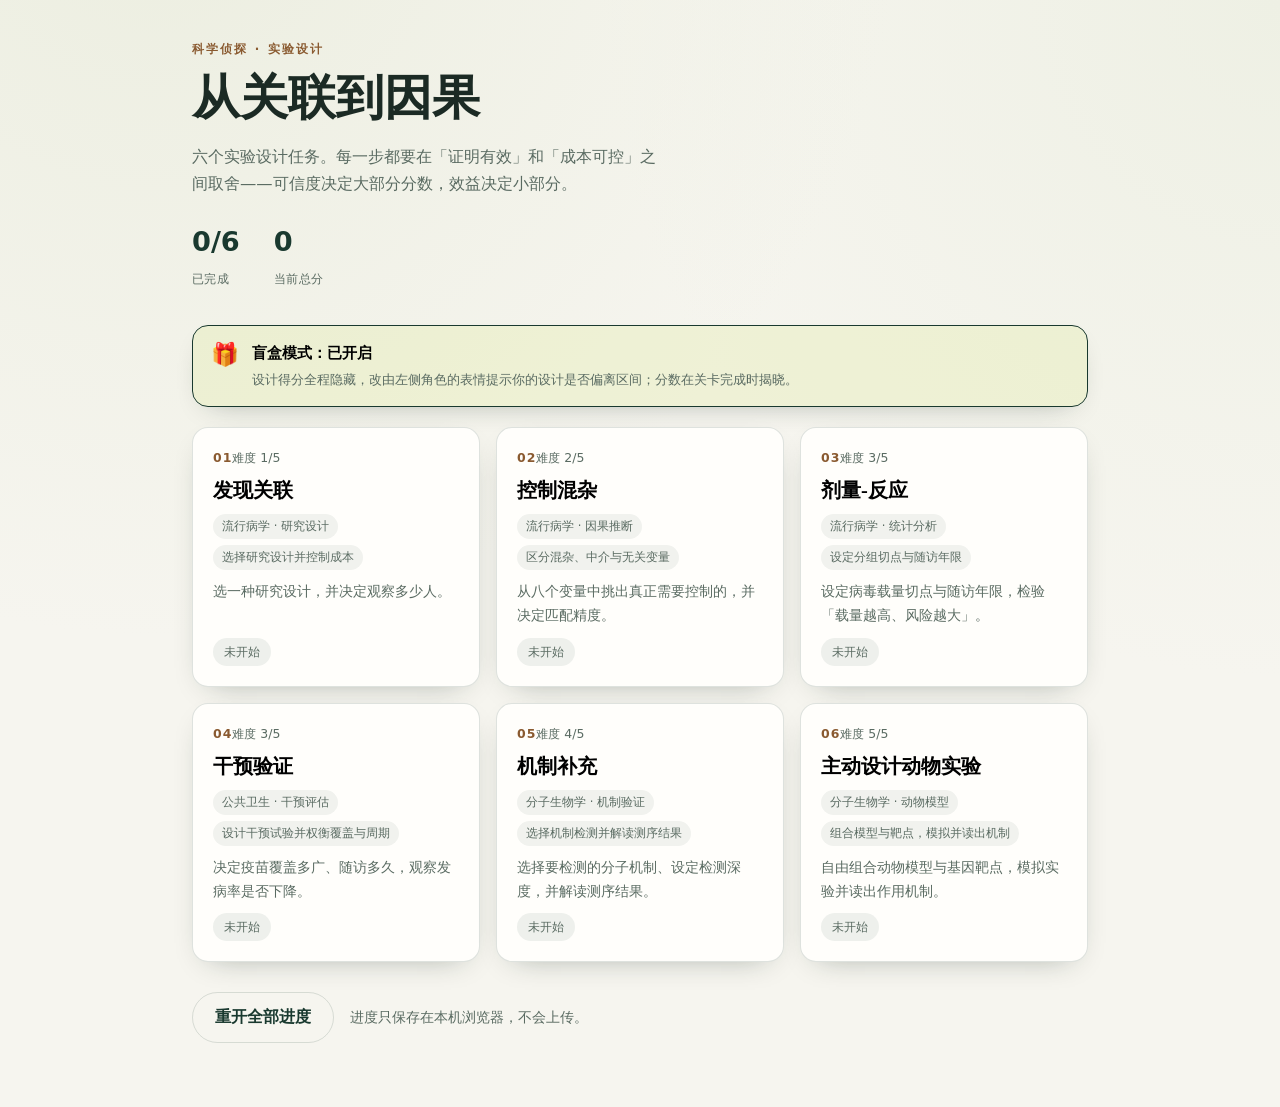
<file: index.html>
<!DOCTYPE html>
<html lang="zh-CN">
<head>
<meta charset="UTF-8">
<meta name="viewport" content="width=device-width, initial-scale=1.0">
<meta name="theme-color" content="#f6f5ef">
<title>从关联到因果 · 实验设计</title>
<meta name="description" content="五个实验设计任务：调节参数、权衡可信度与成本、解读研究结果并回答结论题，把一条可疑的关联锻造成一条站得住的因果链。">
<link rel="icon" href="[data-uri]">
<link rel="stylesheet" href="styles.css">
</head>
<body>
  <main id="app" aria-live="polite"></main>

  <script src="config.js"></script>
  <script src="character.js"></script>
  <script src="rules.js"></script>
  <script src="levels.js"></script>
  <script src="store.js"></script>
  <script src="app.js"></script>
</body>
</html>
</file>
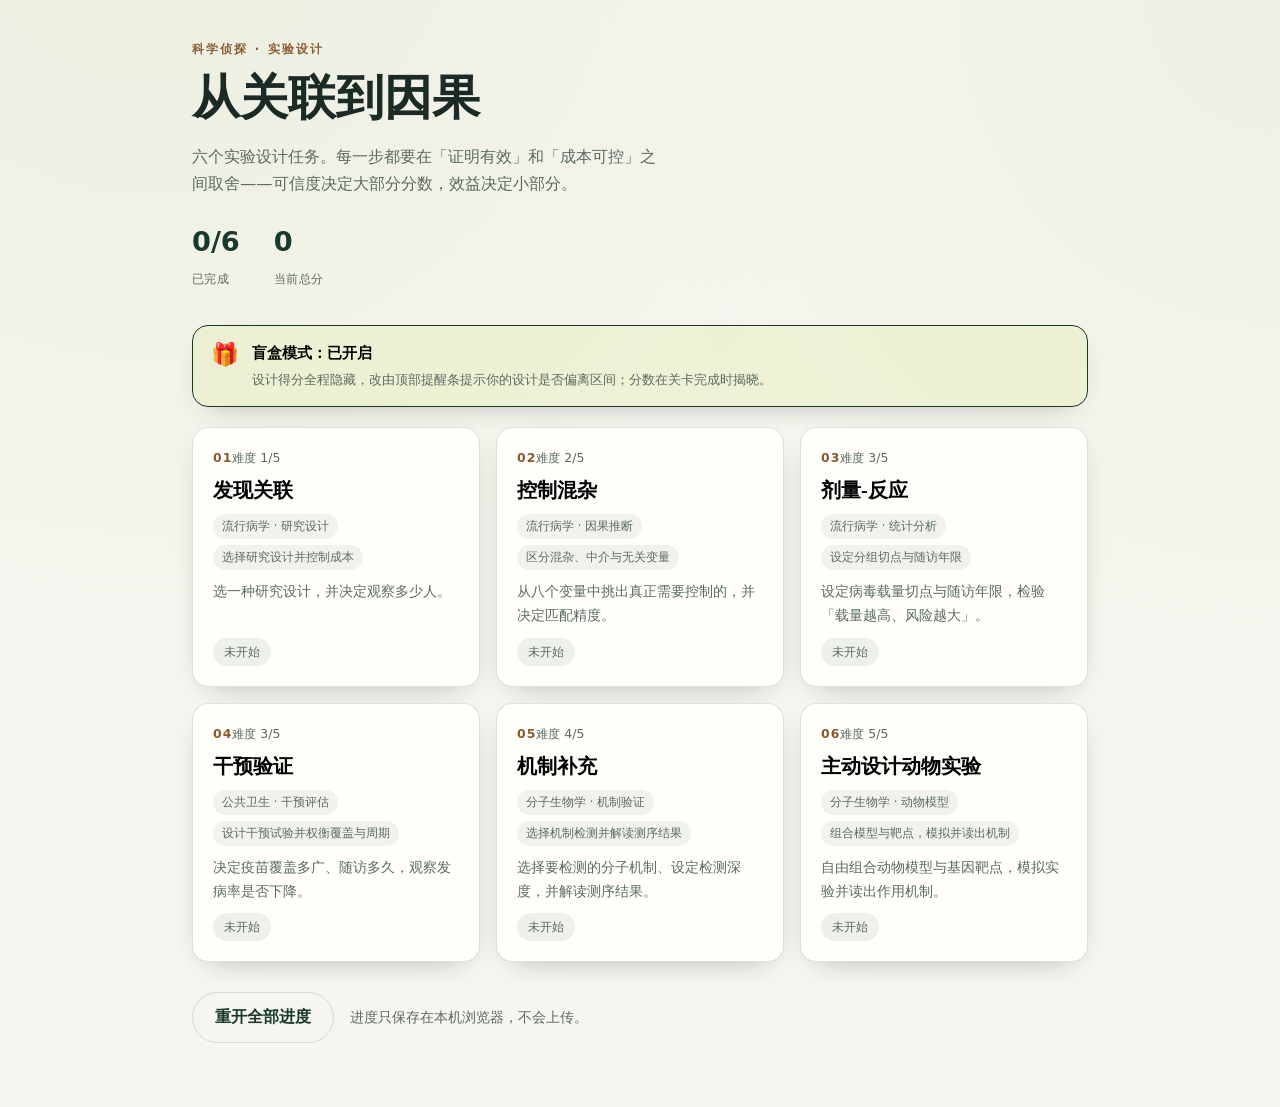
<file: no-character.html>
<!DOCTYPE html>
<html lang="zh-CN">
<head>
<meta charset="UTF-8">
<meta name="viewport" content="width=device-width, initial-scale=1.0">
<meta name="theme-color" content="#f6f5ef">
<title>从关联到因果 · 实验设计（无角色版）</title>
<meta name="description" content="五个实验设计任务：调节参数、权衡可信度与成本、解读研究结果并回答结论题，把一条可疑的关联锻造成一条站得住的因果链。">
<link rel="icon" href="[data-uri]">
<link rel="stylesheet" href="styles.css">
</head>
<body>
  <main id="app" aria-live="polite"></main>

  <script src="config.js"></script>
  <!-- ★ 无角色版：不挂角色，改用网页正上方的悬挂提醒条 -->
  <script>SQ.config.showCharacter = false; SQ.config.topReminder = true;</script>
  <script src="character.js"></script>
  <script src="rules.js"></script>
  <script src="levels.js"></script>
  <script src="store.js"></script>
  <script src="app.js"></script>
</body>
</html>
</file>
<file: styles.css>
/* =========================================================================
 * 从关联到因果 · 设计实验室
 * ========================================================================= */
:root {
  --paper: #f6f5ef;
  --card: #fffefb;
  --ink: #1b2a24;
  --ink-soft: #5a6b62;
  --green: #19392f;
  --lime: #dce99c;
  --brown: #8a5a30;
  --line: rgba(25, 57, 47, .14);
  --good: #2f7d54;
  --mid: #b5792a;
  --bad: #a4442f;
  --shadow: 0 10px 30px -18px rgba(19, 40, 32, .45);
  --radius: 16px;
}

* { box-sizing: border-box; }

html, body {
  margin: 0;
  background: var(--paper);
  color: var(--ink);
  font-family: "Segoe UI", system-ui, -apple-system, "PingFang SC", "Microsoft YaHei", sans-serif;
  line-height: 1.65;
  -webkit-font-smoothing: antialiased;
}

body {
  background-image: radial-gradient(circle at 12% -10%, #eceee0 0, transparent 45%),
                    radial-gradient(circle at 100% 0, #eef0e4 0, transparent 40%);
  min-height: 100vh;
}

.wrap { max-width: 940px; margin: 0 auto; padding: 40px 22px 64px; }

/* ---------- 通用 ---------- */
button { font: inherit; cursor: pointer; }
.muted { color: var(--ink-soft); font-size: .85rem; }
.kicker {
  font-size: .74rem; letter-spacing: .18em; text-transform: uppercase;
  color: var(--brown); font-weight: 700;
}
h1, h2, h3 { line-height: 1.25; margin: 0; }

.btn {
  border: 1px solid var(--green); background: var(--green); color: #f2f6e9;
  padding: 11px 22px; border-radius: 999px; font-weight: 600; transition: .16s;
}
.btn:hover { transform: translateY(-1px); box-shadow: var(--shadow); }
.btn:disabled { opacity: .35; cursor: not-allowed; transform: none; box-shadow: none; }
.btn.ghost { background: transparent; color: var(--green); border-color: var(--line); }
.btn.ghost:hover { background: rgba(25, 57, 47, .05); }
:focus-visible { outline: 3px solid #a65a30; outline-offset: 3px; border-radius: 6px; }

/* ---------- 书架 ---------- */
.hero { margin-bottom: 34px; }
.hero h1 { font-size: clamp(2rem, 5vw, 3rem); font-family: Georgia, "Songti SC", serif; margin: 8px 0 12px; }
.hero .lead { color: var(--ink-soft); max-width: 46ch; font-size: 1.02rem; }
.hero-stats { display: flex; gap: 34px; margin-top: 22px; }
.hero-stats .num { display: block; font-size: 1.7rem; font-weight: 800; color: var(--green); }
.hero-stats .cap { font-size: .78rem; color: var(--ink-soft); letter-spacing: .04em; }
.done-banner {
  margin-top: 20px; padding: 12px 16px; border-radius: 12px;
  background: linear-gradient(120deg, rgba(220, 233, 156, .6), rgba(220, 233, 156, .25));
  border: 1px solid rgba(25, 57, 47, .1); font-size: .92rem;
}

.grid { display: grid; grid-template-columns: repeat(auto-fill, minmax(258px, 1fr)); gap: 16px; }
.card {
  text-align: left; background: var(--card); border: 1px solid var(--line);
  border-radius: var(--radius); padding: 20px; box-shadow: var(--shadow);
  transition: .18s; display: flex; flex-direction: column; gap: 10px;
}
.card:hover { transform: translateY(-3px); border-color: var(--brown); }
.card-top { display: flex; justify-content: space-between; align-items: center; color: var(--ink-soft); font-size: .78rem; }
.card-top .idx { font-weight: 800; color: var(--brown); letter-spacing: .08em; }
.card h3 { font-size: 1.28rem; font-family: Georgia, "Songti SC", serif; }
.tags { display: flex; flex-wrap: wrap; gap: 6px; }
.tags span { font-size: .72rem; background: rgba(25, 57, 47, .06); padding: 3px 9px; border-radius: 999px; color: var(--ink-soft); }
.card-desc { margin: 0; font-size: .9rem; color: var(--ink-soft); flex: 1; }
.badge { align-self: flex-start; font-size: .76rem; padding: 4px 11px; border-radius: 999px; background: rgba(25, 57, 47, .07); color: var(--ink-soft); }
.badge.good { background: rgba(47, 125, 84, .14); color: var(--good); font-weight: 700; }
.badge.mid { background: rgba(181, 121, 42, .16); color: var(--mid); font-weight: 700; }
.home-foot { display: flex; align-items: center; gap: 16px; margin-top: 30px; flex-wrap: wrap; }

/* ---------- 关卡 ---------- */
.level { max-width: 780px; }
.lhead { display: grid; grid-template-columns: auto 1fr auto; gap: 16px; align-items: center; margin-bottom: 26px; }
.ltitle h2 { font-family: Georgia, "Songti SC", serif; font-size: 1.6rem; margin-top: 4px; }
.lmeta { font-size: .76rem; color: var(--ink-soft); text-align: right; line-height: 1.5; }

.story { font-family: Georgia, "Songti SC", "Microsoft YaHei", serif; font-size: 1.06rem; color: #24352d; }
.story p { margin: 0 0 14px; }

.mission {
  margin: 8px 0 26px; padding: 16px 18px; border-left: 3px solid var(--brown);
  background: rgba(138, 90, 48, .06); border-radius: 0 12px 12px 0; font-size: .95rem;
}
.mtag {
  display: inline-block; font-size: .7rem; font-weight: 800; letter-spacing: .12em;
  color: var(--brown); margin-right: 10px; text-transform: uppercase;
}

.panel { background: var(--card); border: 1px solid var(--line); border-radius: var(--radius); padding: 22px; box-shadow: var(--shadow); }
.controls { display: flex; flex-direction: column; gap: 22px; }
.ctrl > label { display: flex; justify-content: space-between; align-items: baseline; font-weight: 600; font-size: .92rem; margin-bottom: 10px; }
.ctrl output { font-weight: 700; color: var(--brown); font-variant-numeric: tabular-nums; }

.seg { display: flex; flex-wrap: wrap; gap: 8px; }
.seg-btn {
  border: 1px solid var(--line); background: #fbfaf5; color: var(--ink);
  padding: 9px 16px; border-radius: 10px; transition: .15s;
}
.seg-btn:hover { border-color: var(--brown); }
.seg-btn.on { background: var(--green); color: #f2f6e9; border-color: var(--green); font-weight: 600; }

input[type=range] { width: 100%; accent-color: var(--green); height: 26px; }

.checks { display: grid; grid-template-columns: repeat(auto-fit, minmax(180px, 1fr)); gap: 10px; }
.chk { display: flex; align-items: center; gap: 10px; padding: 11px 14px; border: 1px solid var(--line); border-radius: 12px; background: #fbfaf5; cursor: pointer; font-size: .92rem; transition: .15s; }
.chk:hover { border-color: var(--brown); }
.chk input { width: 17px; height: 17px; accent-color: var(--green); }
.chk:has(input:checked) { border-color: var(--green); background: rgba(25, 57, 47, .06); }

/* ---------- 实时计算 ---------- */
.metrics-wrap { margin-top: 20px; }
.mhead { display: flex; justify-content: space-between; align-items: baseline; margin-bottom: 12px; }
.mhead h3 { font-size: .8rem; letter-spacing: .14em; text-transform: uppercase; color: var(--ink-soft); }
.preview { font-size: .85rem; color: var(--ink-soft); }
.preview b { color: var(--brown); font-size: 1rem; font-variant-numeric: tabular-nums; }
.metrics { display: grid; grid-template-columns: repeat(auto-fit, minmax(160px, 1fr)); gap: 12px; }
.metric { background: var(--card); border: 1px solid var(--line); border-radius: 12px; padding: 14px 16px; }
.metric .mlabel { font-size: .76rem; color: var(--ink-soft); }
.metric .mvalue { font-size: 1.5rem; font-weight: 800; font-variant-numeric: tabular-nums; margin-top: 4px; }
.metric .munit { font-size: .74rem; font-weight: 600; color: var(--ink-soft); margin-left: 5px; }
.metric.good { border-color: rgba(47, 125, 84, .4); background: rgba(47, 125, 84, .06); }
.metric.good .mvalue { color: var(--good); }
.metric.mid { border-color: rgba(181, 121, 42, .4); background: rgba(181, 121, 42, .06); }
.metric.mid .mvalue { color: var(--mid); }
.metric.bad { border-color: rgba(164, 68, 47, .35); background: rgba(164, 68, 47, .05); }
.metric.bad .mvalue { color: var(--bad); }

/* ---------- 操作与反馈 ---------- */
.actions { display: flex; gap: 12px; margin: 24px 0 8px; }
.feedback { margin-top: 18px; }
.fb-top { display: flex; align-items: center; gap: 12px; margin-bottom: 12px; flex-wrap: wrap; }
.v { font-weight: 800; padding: 5px 14px; border-radius: 999px; font-size: .86rem; }
.v.good { background: rgba(47, 125, 84, .14); color: var(--good); }
.v.bad { background: rgba(164, 68, 47, .12); color: var(--bad); }
.fb-sub { font-size: .82rem; color: var(--ink-soft); }
.fb-score {
  display: flex; align-items: center; gap: 14px; flex-wrap: wrap;
  background: var(--card); border: 1px solid var(--line); border-radius: 12px; padding: 14px 18px;
}
.fsc { display: flex; flex-direction: column; }
.fs-num { font-size: 1.35rem; font-weight: 800; font-variant-numeric: tabular-nums; }
.fs-num.hl { color: var(--brown); }
.fs-cap { font-size: .72rem; color: var(--ink-soft); }
.fs-x { color: var(--ink-soft); font-size: .9rem; }
.fs-best { margin-left: auto; font-size: .8rem; color: var(--ink-soft); background: rgba(25, 57, 47, .06); padding: 6px 12px; border-radius: 999px; }
.msgs { list-style: none; padding: 0; margin: 14px 0 0; display: flex; flex-direction: column; gap: 8px; }
.msgs li { padding: 11px 14px 11px 34px; border-radius: 10px; font-size: .9rem; position: relative; }
.msgs li::before { position: absolute; left: 13px; top: 11px; }
.msgs li.warn { background: rgba(164, 68, 47, .06); border: 1px solid rgba(164, 68, 47, .16); }
.msgs li.warn::before { content: "!"; color: var(--bad); font-weight: 800; }
.msgs li.good { background: rgba(47, 125, 84, .07); border: 1px solid rgba(47, 125, 84, .2); }
.msgs li.good::before { content: "✓"; color: var(--good); font-weight: 800; }
.fb-next { margin-top: 12px; font-size: .85rem; color: var(--good); font-weight: 600; }
.fb-next.dim { color: var(--ink-soft); font-weight: 400; }

.hintbox { margin-top: 16px; padding: 15px 18px; border-radius: 12px; background: rgba(220, 233, 156, .28); border: 1px solid rgba(25, 57, 47, .12); font-size: .92rem; }
.hint-note { margin-top: 8px; font-size: .78rem; color: var(--ink-soft); }

.lnav { display: flex; justify-content: space-between; margin-top: 34px; padding-top: 22px; border-top: 1px solid var(--line); }

@media (max-width: 620px) {
  .lhead { grid-template-columns: 1fr; }
  .lmeta { text-align: left; }
  .fs-best { margin-left: 0; }
}
@media (prefers-reduced-motion: reduce) { * { transition: none !important; } }

/* =========================================================================
 * 设计面板：选项卡片 + 提示词
 * ========================================================================= */
.section-h { font-size: .8rem; letter-spacing: .14em; text-transform: uppercase; color: var(--ink-soft); margin-bottom: 16px; }
.quiz-shuffle {
  margin-left: 10px; font-weight: 400; font-size: .7rem; letter-spacing: .02em;
  text-transform: none; color: var(--ink-soft); opacity: .8;
}
.ctrl-head { display: flex; justify-content: space-between; align-items: baseline; gap: 12px; margin-bottom: 10px; }
.ctrl-head > label { font-weight: 600; font-size: .92rem; }
.ctrl-head output { font-weight: 700; color: var(--brown); font-variant-numeric: tabular-nums; white-space: nowrap; }
.ctrl-note { margin: 8px 0 0; font-size: .78rem; color: var(--ink-soft); }

.optlist { display: flex; flex-direction: column; gap: 8px; }
.opt {
  display: grid; grid-template-columns: 1fr auto; align-items: center; gap: 8px;
  border: 1px solid var(--line); border-radius: 12px; background: #fbfaf5; padding: 4px 8px 4px 4px; transition: .15s;
}
.opt:hover { border-color: var(--brown); }
.opt.selected { border-color: var(--green); background: rgba(25, 57, 47, .06); }
.opt-lab {
  display: flex; align-items: center; gap: 10px; text-align: left; width: 100%;
  border: 0; background: transparent; padding: 11px 12px; border-radius: 10px; color: var(--ink); font-size: .93rem; line-height: 1.45;
}
.opt-lab input[type=checkbox] { width: 17px; height: 17px; accent-color: var(--green); flex: none; }
.opt.selected .opt-lab { font-weight: 600; }
.opt-info {
  flex: none; width: 26px; height: 26px; border-radius: 50%; border: 1px solid var(--line);
  background: #fff; color: var(--ink-soft); font-weight: 700; font-size: .8rem; line-height: 1;
}
.opt-info:hover { border-color: var(--brown); color: var(--brown); }
.opt-tip {
  grid-column: 1 / -1; font-size: .85rem; line-height: 1.6; color: #33443c;
  background: rgba(220, 233, 156, .26); border-radius: 10px; padding: 11px 13px; margin: 2px 4px 8px;
}
.panel.locked { opacity: .72; }
.panel.locked .opt, .panel.locked input[type=range] { pointer-events: none; }

/* =========================================================================
 * 研究结果
 * ========================================================================= */
.resultwrap { margin-top: 26px; }
.result { background: var(--card); border: 1px solid var(--line); border-radius: var(--radius); padding: 20px 22px; box-shadow: var(--shadow); }
.rh { font-size: 1rem; font-family: Georgia, "Songti SC", serif; margin-bottom: 14px; }
.res-lines { margin: 0; padding-left: 18px; font-size: .94rem; }
.res-lines li { margin-bottom: 6px; }
.res-note { margin: 12px 0 0; font-size: .82rem; color: var(--ink-soft); border-top: 1px dashed var(--line); padding-top: 10px; }
.res-table { width: 100%; border-collapse: collapse; font-size: .9rem; }
.res-table th, .res-table td { text-align: left; padding: 9px 12px; border-bottom: 1px solid var(--line); }
.res-table th { font-size: .76rem; letter-spacing: .06em; color: var(--ink-soft); font-weight: 700; }
.res-table td b { color: var(--brown); font-variant-numeric: tabular-nums; }

.seqgrid { display: grid; grid-template-columns: repeat(auto-fit, minmax(230px, 1fr)); gap: 12px; }
.seqbox { border: 1px solid var(--line); border-radius: 12px; padding: 12px 14px; background: #fbfaf5; }
.seqbox h4 { margin: 0 0 10px; font-size: .8rem; color: var(--ink-soft); font-weight: 700; }
.seqrow { display: grid; grid-template-columns: 1fr auto; align-items: center; gap: 8px; margin-bottom: 8px; font-size: .84rem; }
.seqname { grid-column: 1 / -1; color: #33443c; }
.bar { display: block; width: 100%; height: 8px; border-radius: 999px; background: rgba(25, 57, 47, .1); overflow: hidden; }
.bar > span { display: block; height: 100%; background: linear-gradient(90deg, var(--green), #4a7d63); border-radius: 999px; }
.seqrow b { color: var(--brown); font-variant-numeric: tabular-nums; font-size: .84rem; }

/* =========================================================================
 * 选择题
 * ========================================================================= */
.quizhost { margin-top: 30px; }
.quizwrap { border-top: 1px solid var(--line); padding-top: 24px; }
.q { margin-bottom: 24px; }
.q-prompt { font-size: .98rem; margin: 0 0 12px; display: flex; gap: 10px; align-items: baseline; }
.q-no { flex: none; font-weight: 800; color: var(--brown); font-size: .78rem; letter-spacing: .08em; }
.opt.chosen { border-color: var(--brown); }
.opt.correct { border-color: var(--good); background: rgba(47, 125, 84, .1); }
.opt.correct .opt-lab { font-weight: 700; color: var(--good); }
.q-actions { display: flex; align-items: center; gap: 12px; margin-top: 10px; }
.btn.small { padding: 6px 14px; font-size: .82rem; }
.q-status { font-size: .8rem; color: var(--ink-soft); }
.q-feedback { margin-top: 10px; font-size: .9rem; border-radius: 10px; padding: 12px 15px; display: none; }
.q-feedback.good { display: block; background: rgba(47, 125, 84, .08); border: 1px solid rgba(47, 125, 84, .22); color: #245c3f; }
.q-feedback.bad { display: block; background: rgba(164, 68, 47, .07); border: 1px solid rgba(164, 68, 47, .2); color: #7d3423; }
.q-feedback.hint { display: block; background: rgba(220, 233, 156, .3); border: 1px solid rgba(25, 57, 47, .12); color: #33443c; }

/* =========================================================================
 * 本关分数 / 结算
 * ========================================================================= */
.levelscore:empty { display: none; }
.ls { margin-top: 26px; background: var(--card); border: 1px solid var(--line); border-radius: var(--radius); padding: 18px 22px; box-shadow: var(--shadow); }
.ls-title { font-size: .78rem; letter-spacing: .12em; text-transform: uppercase; color: var(--ink-soft); margin-bottom: 12px; }
.ls-body { display: flex; align-items: center; gap: 16px; flex-wrap: wrap; }
.ls-part { display: flex; flex-direction: column; }
.ls-num { font-size: 1.5rem; font-weight: 800; font-variant-numeric: tabular-nums; }
.ls-part.big .ls-num { color: var(--brown); font-size: 1.9rem; }
.ls-cap { font-size: .72rem; color: var(--ink-soft); }
.ls-x { color: var(--ink-soft); }
.ls-hint { font-size: .85rem; color: var(--ink-soft); margin-top: 22px; }

.total-box { background: linear-gradient(120deg, rgba(220, 233, 156, .5), rgba(220, 233, 156, .18)); border: 1px solid rgba(25, 57, 47, .12); border-radius: var(--radius); padding: 24px 26px; margin-bottom: 22px; }
.total-num { font-size: 3.2rem; font-weight: 800; font-family: Georgia, serif; color: var(--green); line-height: 1; }
.total-cap { font-size: .9rem; color: var(--ink-soft); margin-top: 6px; font-weight: 600; }
.total-note { margin: 14px 0 0; font-size: .84rem; color: var(--ink-soft); }
.summary-table td:first-child { font-weight: 600; }
.summary-table tr.dim td { color: var(--ink-soft); }
.summary-actions { display: flex; align-items: center; gap: 16px; margin-top: 24px; flex-wrap: wrap; }

/* =========================================================================
 * 盲盒模式开关（书架页）
 * ========================================================================= */
.modebar { margin: 0 0 20px; }
.mode-toggle {
  display: flex; gap: 13px; align-items: flex-start; width: 100%; text-align: left;
  border: 1px solid var(--line); background: var(--card); border-radius: var(--radius);
  padding: 15px 18px; box-shadow: var(--shadow); transition: .16s;
}
.mode-toggle:hover { border-color: var(--brown); }
.mode-toggle.on { border-color: var(--green); background: rgba(220, 233, 156, .3); }
.mt-icon { font-size: 1.4rem; line-height: 1.2; }
.mt-body { display: flex; flex-direction: column; gap: 4px; }
.mt-title { font-weight: 700; font-size: .95rem; }
.mt-desc { font-size: .84rem; color: var(--ink-soft); line-height: 1.55; }

/* =========================================================================
 * 角色（分图层叠放；图片缺失时显示几何占位）
 * ========================================================================= */
.puppet-host { position: fixed; inset: 0; pointer-events: none; z-index: 45; }

.puppet {
  position: absolute; pointer-events: auto; cursor: grab; touch-action: none;
  user-select: none; -webkit-user-select: none;
}
.puppet.dragging { cursor: grabbing; }

.puppet-stage { position: relative; width: 220px; aspect-ratio: 10 / 14; }
.puppet-stage::before {
  content: ''; position: absolute; left: -10%; top: -5%; right: -10%; bottom: -7%;
  background: radial-gradient(ellipse at 50% 62%, rgba(220, 233, 156, .5), rgba(220, 233, 156, 0) 70%);
  z-index: 0; pointer-events: none;
}

.layer { position: absolute; inset: 0; }
.layer .art {
  position: absolute; inset: 0; width: 100%; height: 100%;
  opacity: 0; transition: opacity .18s ease; pointer-events: none;
}
.layer.has-art .art { opacity: 1; }
.layer.has-art .ph { display: none; }

/* ---------------------------------------------------------------
 * 手臂：肩 → 肘 → 腕 三级嵌套（锚点按 lihui 的实图量出）
 *   大臂/小臂各 1 张图，左右共用；右臂整棵镜像（.is-right）
 *   姿态＝角度（见 js/character.js 的 ARM_POSES），加姿势不用重画图
 *   锚点：肩 39.70% 56.43% / 肘 39.80% 66.79% / 腕 40.00% 71.79%
 * --------------------------------------------------------------- */
.puppet-stage .arm-wrap,
.puppet-stage .arm,
.puppet-stage .sway,
.puppet-stage .seg,
.puppet-stage .hand { position: absolute; inset: 0; }

.puppet-stage .arm-wrap { transform-origin: 50% 50%; }
.puppet-stage .arm-wrap.is-right { transform: scaleX(-1); }
.puppet-stage .arm { transform-origin: 39.70% 56.43%; transition: transform 1.15s cubic-bezier(.25, .75, .3, 1); }
.puppet-stage .seg { transform-origin: 39.80% 66.79%; transition: transform 1.15s cubic-bezier(.25, .75, .3, 1); transition-delay: .08s; }
.puppet-stage .hand { transform-origin: 40.00% 71.79%; transition: transform .95s cubic-bezier(.25, .75, .3, 1); transition-delay: .16s; }

/* 手臂静止时的细微左右摆动：摆完姿势不会像石头一样僵住 */
.puppet-stage .sway {
  transform-origin: 39.70% 56.43%;
  animation: armSwayL 6.9s ease-in-out infinite;
  will-change: transform;
}
.puppet-stage .arm-wrap.is-right .sway { animation-name: armSwayR; animation-duration: 7.8s; }
@keyframes armSwayL {
  0%, 100% { transform: translateX(-1.1%) rotate(-1.1deg); }
  50%      { transform: translateX(1.6%) rotate(1.3deg); }
}
@keyframes armSwayR {
  0%, 100% { transform: translateX(1.5%) rotate(1.2deg); }
  50%      { transform: translateX(-1.0%) rotate(-1.2deg); }
}

/* ---------------- 头发：前刘海摆动明显，后发小幅度 ---------------- */
.layer-hair-front-1 { animation: hairSwayA 4.3s ease-in-out infinite; }
.layer-hair-front-2 { animation: hairSwayB 5.1s ease-in-out infinite; }
.layer-hair-front-3 { animation: hairSwayC 4.7s ease-in-out infinite; }
.layer-hair-back    { animation: hairSwayBack 6.6s ease-in-out infinite; }
@keyframes hairSwayA {
  0%, 100% { transform: rotate(-4.2deg); }
  50%      { transform: rotate(3.4deg); }
}
@keyframes hairSwayB {
  0%, 100% { transform: rotate(3.6deg); }
  50%      { transform: rotate(-3.0deg); }
}
@keyframes hairSwayC {
  0%, 100% { transform: rotate(-3.0deg); }
  50%      { transform: rotate(4.4deg); }
}
@keyframes hairSwayBack {
  0%, 100% { transform: rotate(-1.1deg); }
  50%      { transform: rotate(1.1deg); }
}
/* 气泡：位置/大小/旋转可以单独调（轴心在气泡中心） */
.layer-bubble-face { transform-origin: 17% 10%; transition: transform .5s ease; }

/* 层级：小臂压在大臂上（肘部袖口盖住接缝），小臂又压住手（袖口盖住掌根） */
.puppet-stage .sway > .art { z-index: 1; }
.puppet-stage .seg { z-index: 3; }
.puppet-stage .seg > .art { z-index: 3; }
.puppet-stage .hand { z-index: 1; }

.puppet-stage .sway .art,
.puppet-stage .seg .art,
.puppet-stage .hand .art {
  position: absolute; inset: 0; width: 100%; height: 100%;
  opacity: 0; transition: opacity .18s ease; pointer-events: none;
}
.puppet-stage .sway.has-art > .art,
.puppet-stage .seg.has-art > .art,
.puppet-stage .hand.has-art > .art { opacity: 1; }
.puppet-stage .sway.has-art > .ph,
.puppet-stage .seg.has-art > .ph,
.puppet-stage .hand.has-art > .ph { display: none; }

/* 手臂几何占位（缺图时用，位置＝锚点连成的竖直胶囊） */
.puppet-stage .arm-wrap .ph {
  position: absolute; background: #dfe7cd; border: 2px solid rgba(25, 57, 47, .32);
  border-radius: 999px;
}
.ph-arm-upper { left: 36.90%; top: 56.00%; width: 5.60%; height: 10.79%; }
.ph-arm-fore { left: 37.00%; top: 66.79%; width: 5.60%; height: 5.00%; }
.ph-hand { left: 37.40%; top: 71.79%; width: 4.60%; height: 4.86%; }

/* 情绪小气泡（短暂出现，不遮挡脸部；淡入淡出由 .has-art 控制） */
.layer-bubble-face { pointer-events: none; }
.layer-bubble-face .art { transition: opacity .32s ease; }

/* 几何占位（缺图时使用；位置按实际图片量出来的范围） */
.layer .ph { position: absolute; }
.ph-hair-back {
  left: 11.4%; top: 38.7%; width: 68%; height: 46.7%;
  background: #b9c6ff; opacity: .5; border-radius: 40% 40% 46% 46%;
}
.ph-hair-mid {
  left: 11.1%; top: 4.1%; width: 77.9%; height: 51.3%;
  background: #ffd6a5; opacity: .5; border-radius: 46% 46% 40% 40%;
}
.ph-hair-front {
  left: 25.6%; top: 20.7%; width: 55.9%; height: 36.4%;
  background: #9bd0ff; opacity: .45; border-radius: 50% 50% 40% 40%;
}
.ph-body {
  left: 37.7%; top: 53%; width: 29.7%; height: 37%;
  background: #a7e0c0; opacity: .5; border: 2px solid rgba(25, 57, 47, .28);
  border-radius: 16% 16% 12% 12%;
}
.ph-face-base {
  left: 21.5%; top: 14%; width: 57.9%; height: 44.2%;
  background: #f7f0e3; border-radius: 50%;
  border: 2px solid rgba(25, 57, 47, .32);
}
.ph-face-feat {
  left: 21.5%; top: 14%; width: 57.9%; height: 44.2%;
  color: #1b2a24;
}
.ph-face-feat svg { display: block; width: 100%; height: 100%; }

.puppet-bubble {
  position: absolute; left: 100%; top: 6%; margin-left: 12px; width: max-content;
  max-width: 200px; background: var(--card); border: 1px solid var(--line);
  border-radius: 12px; padding: 9px 13px; font-size: .82rem; line-height: 1.5;
  box-shadow: var(--shadow); color: var(--ink);
  opacity: 0; transform: translateY(5px); pointer-events: none;
  transition: opacity .38s ease, transform .38s ease;
}
.puppet-bubble.show { opacity: 1; transform: translateY(0); }
.puppet-bubble::before {
  content: ''; position: absolute; left: -6px; top: 16px;
  width: 10px; height: 10px; background: var(--card);
  border-left: 1px solid var(--line); border-bottom: 1px solid var(--line);
  transform: rotate(45deg);
}
.puppet.flip .puppet-bubble { left: auto; right: 100%; margin-left: 0; margin-right: 12px; }
.puppet.flip .puppet-bubble::before {
  left: auto; right: -6px; border-left: 0; border-bottom: 0;
  border-right: 1px solid var(--line); border-top: 1px solid var(--line);
}

/* 位置 / 大小调节面板 */
.puppet-ctl {
  position: fixed; right: 14px; bottom: 14px; z-index: 46;
  display: flex; flex-direction: column; align-items: flex-end; gap: 8px;
}
.ctl-btn {
  width: 42px; height: 42px; border-radius: 50%; border: 1px solid var(--line);
  background: var(--card); box-shadow: var(--shadow); font-size: 1.05rem;
}
.ctl-btn:hover { border-color: var(--brown); }
.ctl-panel {
  background: var(--card); border: 1px solid var(--line); border-radius: 14px;
  padding: 13px 15px; box-shadow: var(--shadow); width: 244px;
}
.ctl-row { display: grid; grid-template-columns: 34px 1fr 48px; align-items: center; gap: 8px; margin-bottom: 9px; font-size: .78rem; }
.ctl-row input[type=range] { height: 22px; }
.ctl-row b { text-align: right; color: var(--brown); font-variant-numeric: tabular-nums; }
.ctl-reset {
  width: 100%; border: 1px solid var(--line); background: transparent;
  border-radius: 999px; padding: 6px; font-size: .78rem; color: var(--green);
}
.ctl-reset:hover { border-color: var(--brown); }
.ctl-tip { margin: 8px 0 0; font-size: .72rem; color: var(--ink-soft); }

/* =========================================================================
 * 术语说明
 * ========================================================================= */
.glossary {
  margin: 0 0 24px; border: 1px solid var(--line); border-radius: 12px;
  background: var(--card); overflow: hidden;
}
.glossary > summary {
  cursor: pointer; padding: 13px 18px; font-size: .86rem; font-weight: 600;
  color: var(--brown); list-style: none;
}
.glossary > summary::-webkit-details-marker { display: none; }
.glossary > summary::before { content: '📖 '; }
.glossary[open] > summary { border-bottom: 1px solid var(--line); }
.glossary dl { margin: 0; padding: 14px 18px 18px; }
.glossary dt { font-weight: 700; font-size: .88rem; margin-top: 10px; color: var(--green); }
.glossary dt:first-child { margin-top: 0; }
.glossary dd { margin: 4px 0 0; font-size: .85rem; color: #33443c; line-height: 1.65; }

/* 首通模式提醒 */
.livewarn {
  margin-top: 12px; padding: 11px 15px; border-radius: 10px; font-size: .86rem;
  background: rgba(181, 121, 42, .09); border: 1px solid rgba(181, 121, 42, .3); color: #8a5a1a;
}
.livewarn span { color: var(--ink-soft); }

/* 宽表横向滚动 */
.table-scroll { overflow-x: auto; -webkit-overflow-scrolling: touch; }
.table-scroll .summary-table { min-width: 760px; }

/* =========================================================================
 * 图片位
 * ========================================================================= */
.fig { margin: 0 0 24px; }
.fig img {
  display: block; width: 100%; height: auto; border-radius: 14px;
  border: 1px solid var(--line); background: #fff; box-shadow: var(--shadow);
}
.fig figcaption { font-size: .82rem; color: var(--ink-soft); margin-top: 9px; padding-left: 2px; line-height: 1.5; }

.fig-ph .ph-box {
  border: 1px dashed rgba(138, 90, 48, .5); border-radius: 14px;
  background: rgba(138, 90, 48, .045);
  padding: 26px 20px; display: flex; flex-direction: column; gap: 7px; align-items: center; text-align: center;
}
.ph-tag { font-size: .74rem; font-weight: 800; letter-spacing: .12em; color: var(--brown); text-transform: uppercase; }
.ph-path { font-size: .88rem; color: #33443c; }
.ph-path code { background: rgba(25, 57, 47, .08); padding: 2px 8px; border-radius: 6px; font-size: .84rem; }
.ph-tip { font-size: .78rem; color: var(--ink-soft); }

/* ---------------------------------------------------------------
 * 顶部悬挂提醒条（无角色版本，见 no-character.html）
 *   贴在网页正上边缘、水平居中，带两根小绳，随状态淡入淡出
 * --------------------------------------------------------------- */
.top-reminder {
  position: fixed; top: 0; left: 50%; z-index: 80;
  display: flex; align-items: center; gap: 9px;
  max-width: min(620px, 90vw);
  padding: 12px 22px 13px;
  background: var(--card); color: var(--ink);
  border: 1px solid var(--line); border-top: none;
  border-radius: 0 0 15px 15px;
  box-shadow: 0 10px 28px rgba(24, 45, 38, .13);
  font-size: .89rem; line-height: 1.45;
  opacity: 0; pointer-events: none;
  transform: translate(-50%, -16px);
  transition: opacity .45s ease, transform .45s cubic-bezier(.25, .8, .3, 1);
}
.top-reminder.show { opacity: 1; transform: translate(-50%, 0); }
.top-reminder::before {                 /* 两根小绳 */
  content: ''; position: absolute; top: 0; left: 50%; width: 40px; height: 7px;
  transform: translateX(-50%);
  background:
    linear-gradient(var(--line), var(--line)) 8px 0 / 2px 7px no-repeat,
    linear-gradient(var(--line), var(--line)) 30px 0 / 2px 7px no-repeat;
}
.top-reminder .tr-icon { font-size: 1.05rem; line-height: 1; }
.top-reminder .tr-text { font-weight: 500; }
.top-reminder[data-state="pass"] { border-color: #b9dcc3; background: #f4fbf5; }
.top-reminder[data-state="fail"] { border-color: #e4d0a8; background: #fdfaf3; }
.top-reminder[data-state="warn-both"] { border-color: #e8c3b6; background: #fdf6f3; }

.fig.img-broken img { display: none; }
.fig.img-broken::after {
  content: '图片加载失败：请检查文件名、路径与大小写（Linux 服务器区分大小写）。';
  display: block; border: 1px solid rgba(164, 68, 47, .35); background: rgba(164, 68, 47, .06);
  color: #7d3423; border-radius: 12px; padding: 14px 16px; font-size: .85rem;
}
</file>
